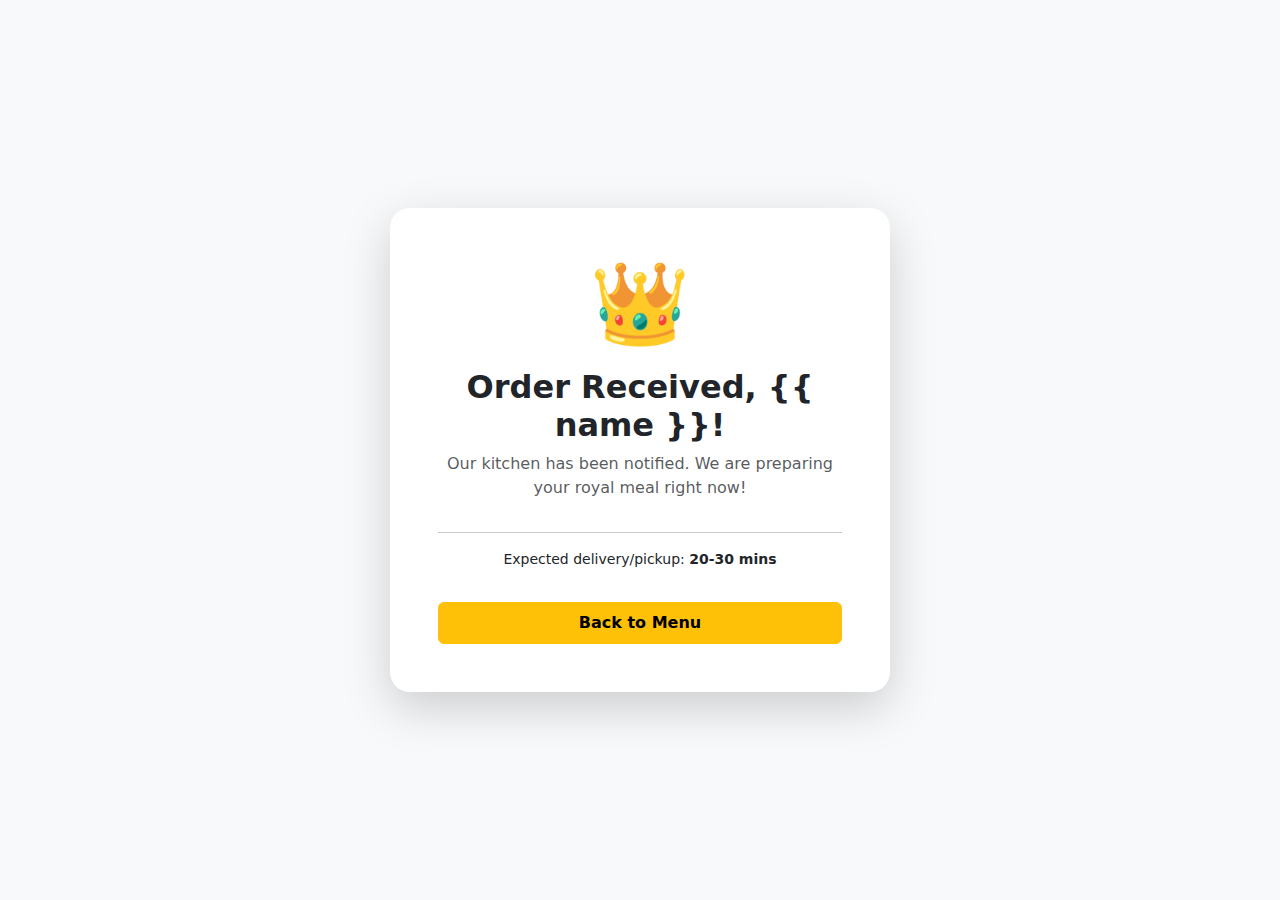
<file: templates/success.html>
<!DOCTYPE html>
<html lang="en">
<head>
    <meta charset="UTF-8">
    <link href="https://cdn.jsdelivr.net/npm/bootstrap@5.3.0/dist/css/bootstrap.min.css" rel="stylesheet">
    <title>Order Success | Prince Fast Foods</title>
</head>
<body class="bg-light d-flex align-items-center" style="height: 100vh;">
    <div class="container text-center">
        <div class="card shadow-lg p-5 border-0 mx-auto" style="max-width: 500px; border-radius: 20px;">
            <div class="display-1 text-warning">👑</div>
            <h2 class="fw-bold mt-3">Order Received, {{ name }}!</h2>
            <p class="text-muted">Our kitchen has been notified. We are preparing your royal meal right now!</p>
            <hr>
            <p class="small">Expected delivery/pickup: <strong>20-30 mins</strong></p>
            <a href="/" class="btn btn-warning w-100 fw-bold py-2 mt-3">Back to Menu</a>
        </div>
    </div>
</body>
</html>
</file>
